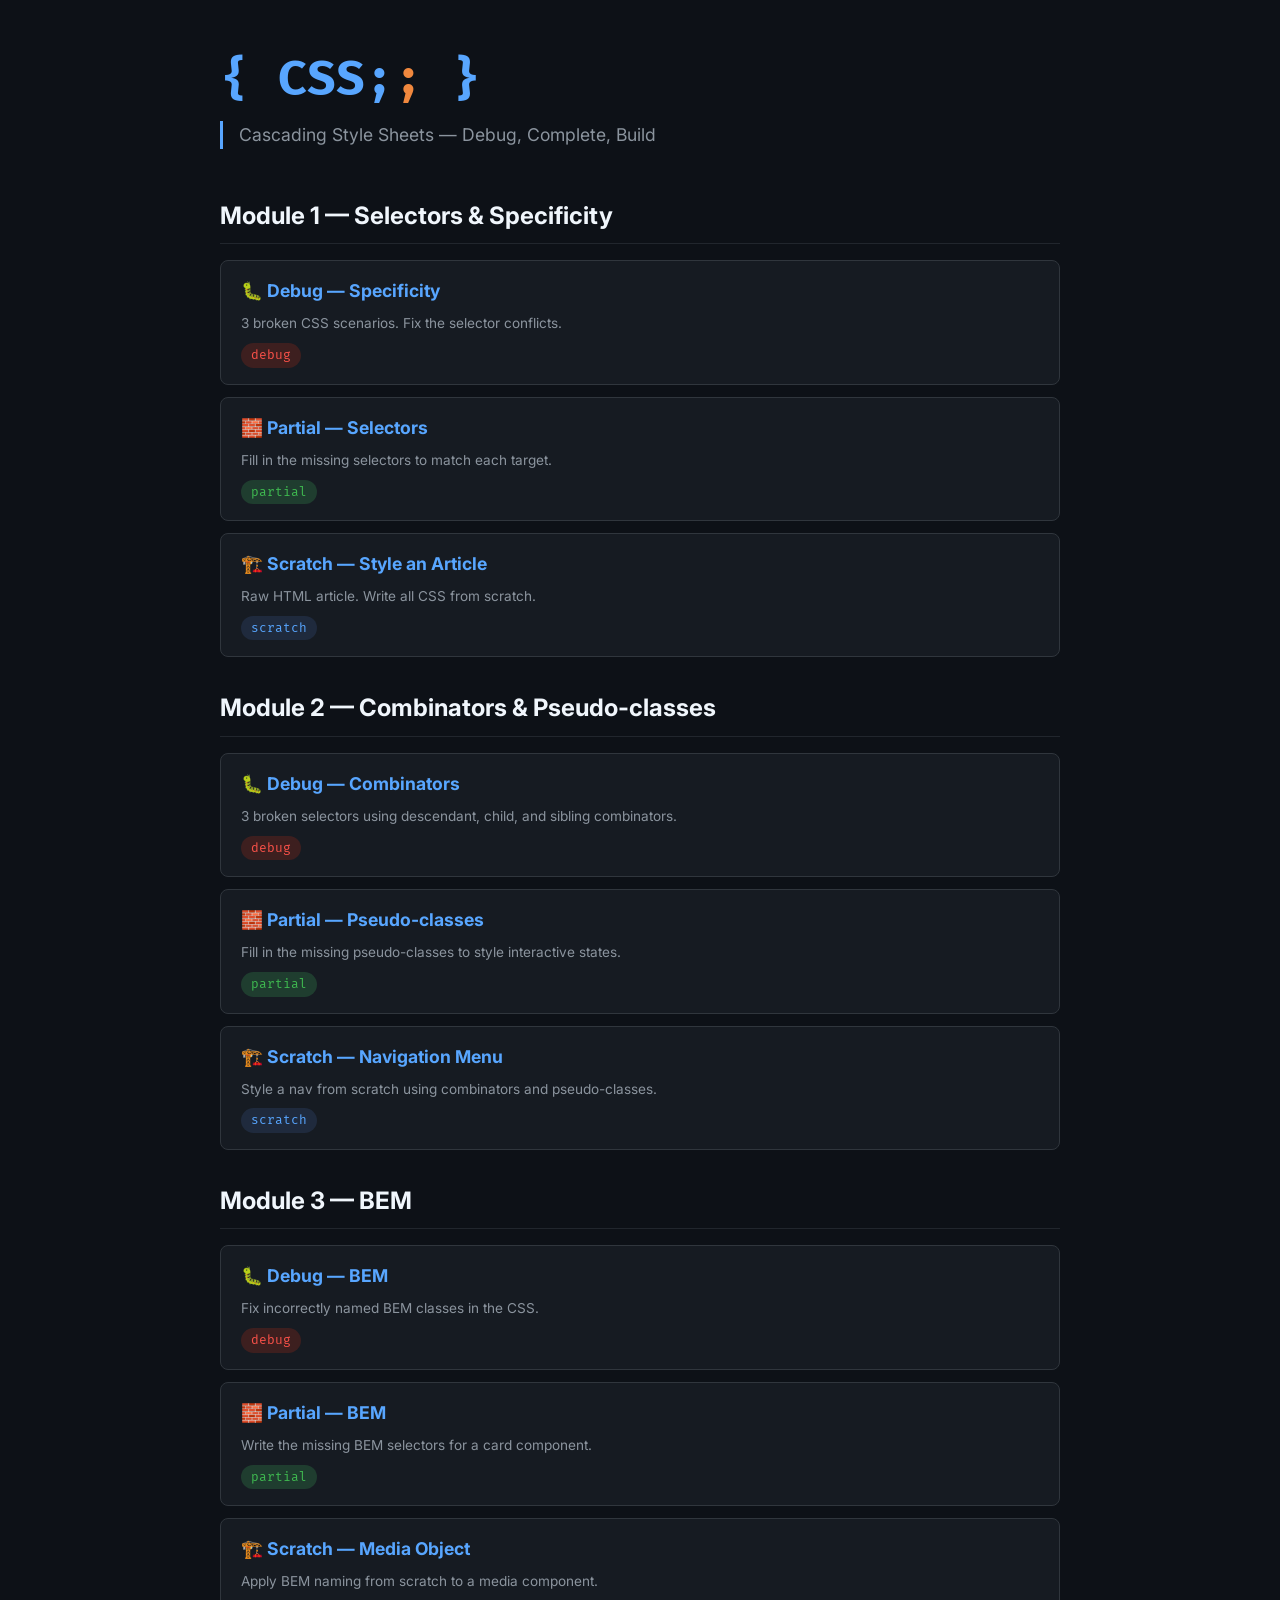
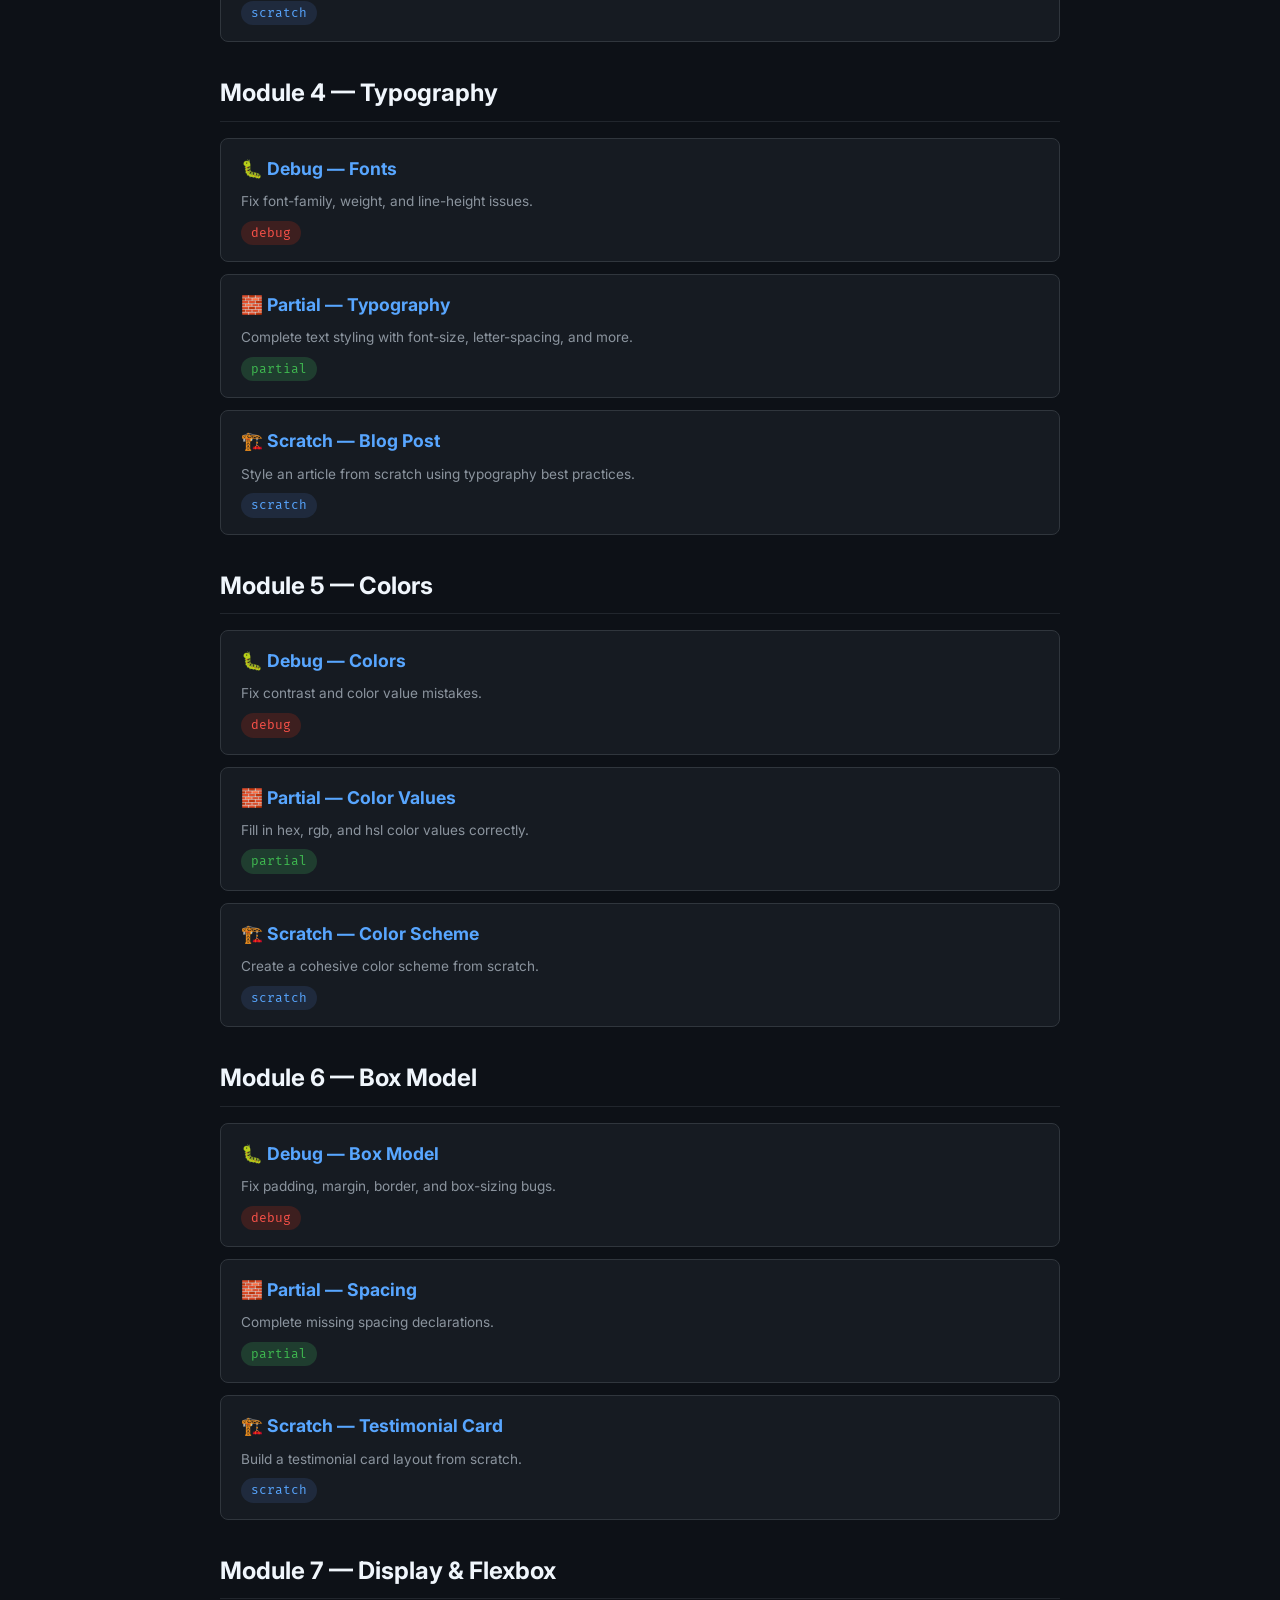
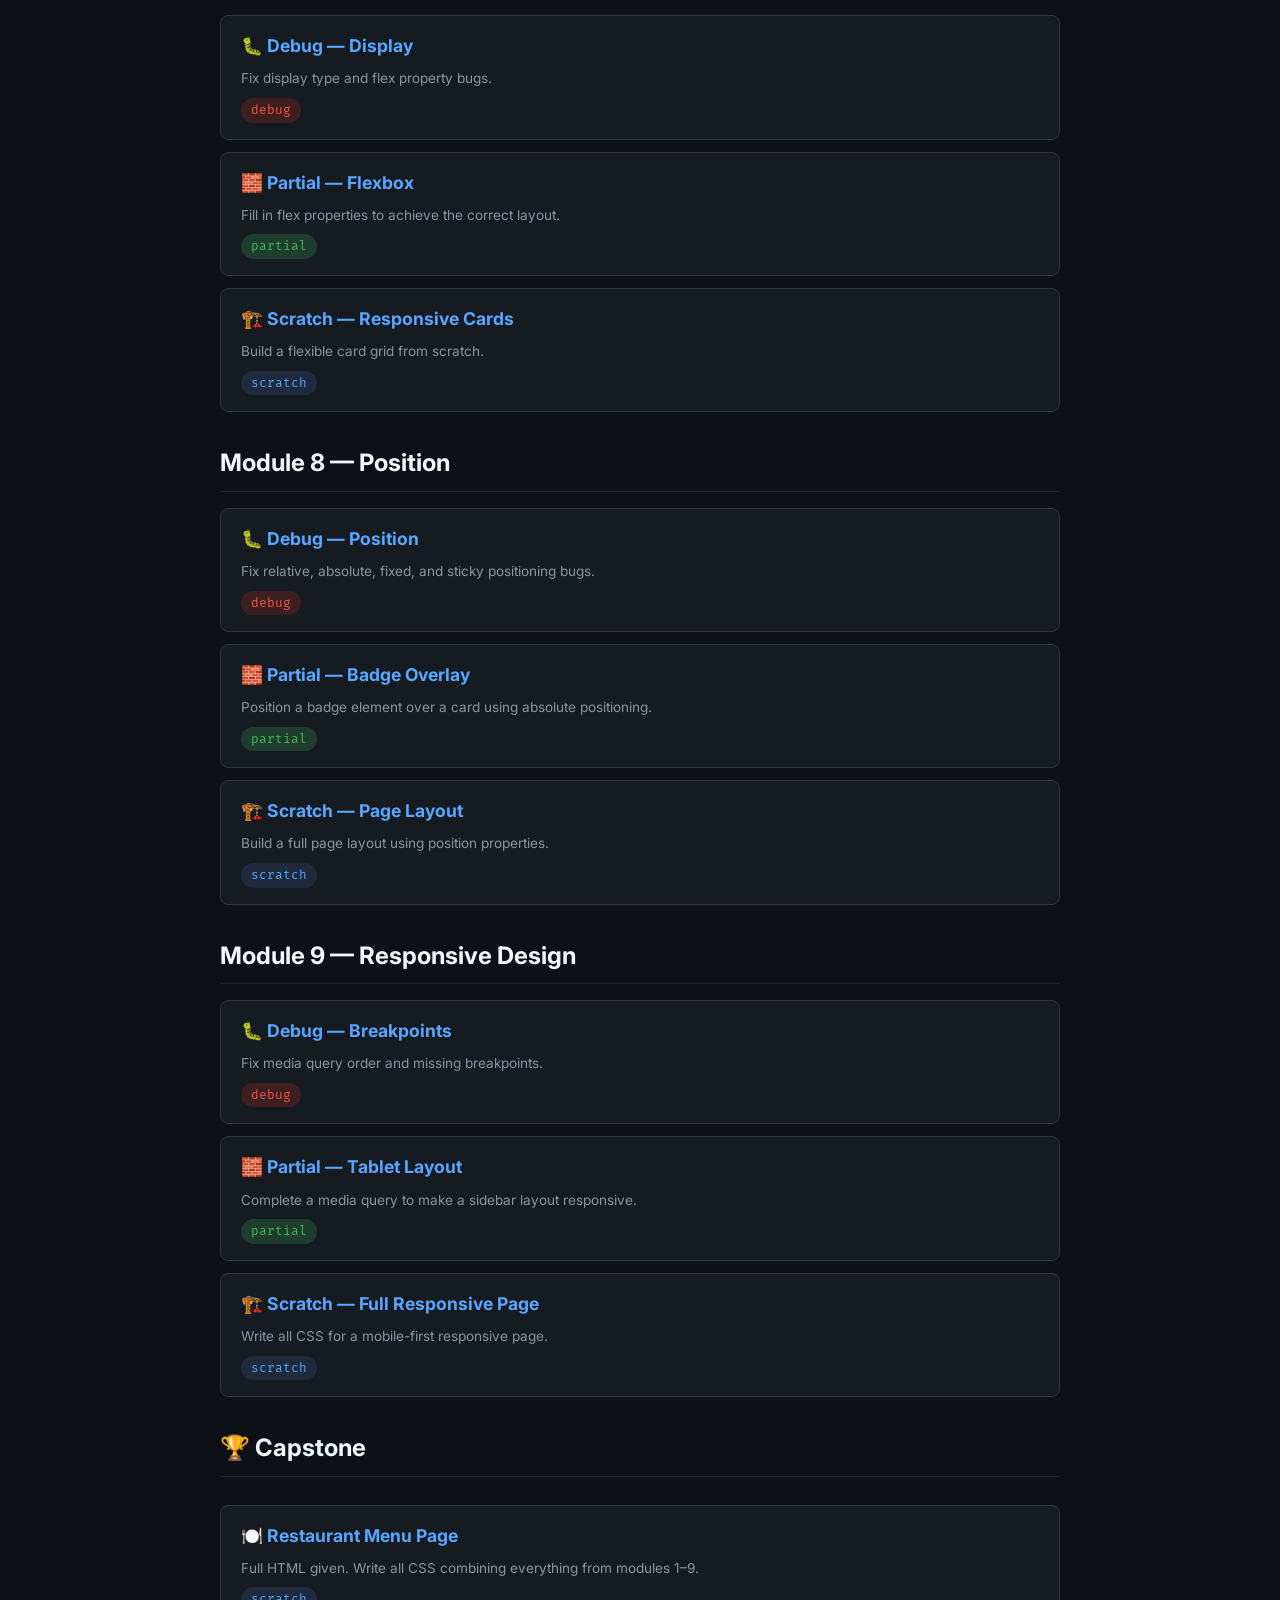
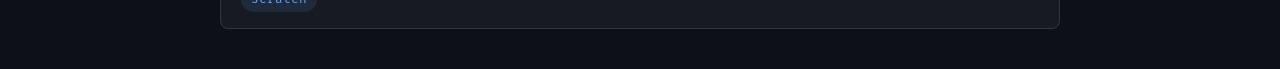
<file: index.html>
<!DOCTYPE html>
<html lang="en">
<head>
  <meta charset="UTF-8">
  <meta name="viewport" content="width=device-width, initial-scale=1.0">
  <title>{ CSS; } — Course Hub</title>
  <link rel="preconnect" href="https://fonts.googleapis.com">
  <link href="https://fonts.googleapis.com/css2?family=Fira+Mono:wght@500;700&family=Inter:wght@400;600;700&display=swap" rel="stylesheet">
  <style>
    * { margin: 0; padding: 0; box-sizing: border-box; }
    body { font-family: 'Inter', sans-serif; background: #0d1117; color: #e6edf3; line-height: 1.6; padding: 40px 24px; }
    .container { max-width: 840px; margin: 0 auto; }
    h1 { font-family: 'Fira Mono', monospace; font-size: 3rem; color: #58a6ff; margin-bottom: 4px; }
    h1 span { color: #f0883e; }
    .subtitle { color: #8b949e; font-size: 1.1rem; margin-bottom: 48px; border-left: 3px solid #58a6ff; padding-left: 16px; }
    h2 { font-size: 1.5rem; color: #f0f6fc; margin: 32px 0 16px; padding-bottom: 8px; border-bottom: 1px solid #21262d; }
    .module-grid { display: flex; flex-direction: column; gap: 12px; }
    .module { background: #161b22; border: 1px solid #30363d; border-radius: 8px; padding: 16px 20px; transition: border-color 0.2s; }
    .module:hover { border-color: #58a6ff; }
    .module h3 { font-size: 1.1rem; margin-bottom: 8px; }
    .module h3 a { color: #58a6ff; text-decoration: none; }
    .module h3 a:hover { text-decoration: underline; }
    .module .meta { font-size: 0.85rem; color: #8b949e; }
    .ex-list { display: flex; gap: 8px; flex-wrap: wrap; margin-top: 8px; }
    .ex-tag { font-family: 'Fira Mono', monospace; font-size: 0.8rem; padding: 2px 10px; border-radius: 20px; background: #21262d; color: #8b949e; }
    .ex-tag.debug { background: #3d1f1f; color: #f85149; }
    .ex-tag.partial { background: #1f3d2f; color: #3fb950; }
    .ex-tag.scratch { background: #1f2a3d; color: #58a6ff; }
    .capstone { margin-top: 12px; }
  </style>
</head>
<body>
  <div class="container">
    <h1>{ CSS;<span>;</span> }</h1>
    <div class="subtitle">Cascading Style Sheets — Debug, Complete, Build</div>

    <h2>Module 1 — Selectors &amp; Specificity</h2>
    <div class="module-grid">
      <div class="module">
        <h3><a href="exercises/module-01-selectors/exercise-specificity.html">🐛 Debug — Specificity</a></h3>
        <div class="meta">3 broken CSS scenarios. Fix the selector conflicts.</div>
        <div class="ex-list"><span class="ex-tag debug">debug</span></div>
      </div>
      <div class="module">
        <h3><a href="exercises/module-01-selectors/partial-selectors.html">🧱 Partial — Selectors</a></h3>
        <div class="meta">Fill in the missing selectors to match each target.</div>
        <div class="ex-list"><span class="ex-tag partial">partial</span></div>
      </div>
      <div class="module">
        <h3><a href="exercises/module-01-selectors/scratch-style-article.html">🏗️ Scratch — Style an Article</a></h3>
        <div class="meta">Raw HTML article. Write all CSS from scratch.</div>
        <div class="ex-list"><span class="ex-tag scratch">scratch</span></div>
      </div>
    </div>

    <h2>Module 2 — Combinators &amp; Pseudo-classes</h2>
    <div class="module-grid">
      <div class="module">
        <h3><a href="exercises/module-02-combinators/exercise-combinators.html">🐛 Debug — Combinators</a></h3>
        <div class="meta">3 broken selectors using descendant, child, and sibling combinators.</div>
        <div class="ex-list"><span class="ex-tag debug">debug</span></div>
      </div>
      <div class="module">
        <h3><a href="exercises/module-02-combinators/partial-pseudo.html">🧱 Partial — Pseudo-classes</a></h3>
        <div class="meta">Fill in the missing pseudo-classes to style interactive states.</div>
        <div class="ex-list"><span class="ex-tag partial">partial</span></div>
      </div>
      <div class="module">
        <h3><a href="exercises/module-02-combinators/scratch-menu.html">🏗️ Scratch — Navigation Menu</a></h3>
        <div class="meta">Style a nav from scratch using combinators and pseudo-classes.</div>
        <div class="ex-list"><span class="ex-tag scratch">scratch</span></div>
      </div>
    </div>

    <h2>Module 3 — BEM</h2>
    <div class="module-grid">
      <div class="module">
        <h3><a href="exercises/module-03-bem/exercise-bem.html">🐛 Debug — BEM</a></h3>
        <div class="meta">Fix incorrectly named BEM classes in the CSS.</div>
        <div class="ex-list"><span class="ex-tag debug">debug</span></div>
      </div>
      <div class="module">
        <h3><a href="exercises/module-03-bem/partial-bem.html">🧱 Partial — BEM</a></h3>
        <div class="meta">Write the missing BEM selectors for a card component.</div>
        <div class="ex-list"><span class="ex-tag partial">partial</span></div>
      </div>
      <div class="module">
        <h3><a href="exercises/module-03-bem/scratch-bem.html">🏗️ Scratch — Media Object</a></h3>
        <div class="meta">Apply BEM naming from scratch to a media component.</div>
        <div class="ex-list"><span class="ex-tag scratch">scratch</span></div>
      </div>
    </div>

    <h2>Module 4 — Typography</h2>
    <div class="module-grid">
      <div class="module">
        <h3><a href="exercises/module-04-typography/exercise-font.html">🐛 Debug — Fonts</a></h3>
        <div class="meta">Fix font-family, weight, and line-height issues.</div>
        <div class="ex-list"><span class="ex-tag debug">debug</span></div>
      </div>
      <div class="module">
        <h3><a href="exercises/module-04-typography/partial-typography.html">🧱 Partial — Typography</a></h3>
        <div class="meta">Complete text styling with font-size, letter-spacing, and more.</div>
        <div class="ex-list"><span class="ex-tag partial">partial</span></div>
      </div>
      <div class="module">
        <h3><a href="exercises/module-04-typography/scratch-blog-post.html">🏗️ Scratch — Blog Post</a></h3>
        <div class="meta">Style an article from scratch using typography best practices.</div>
        <div class="ex-list"><span class="ex-tag scratch">scratch</span></div>
      </div>
    </div>

    <h2>Module 5 — Colors</h2>
    <div class="module-grid">
      <div class="module">
        <h3><a href="exercises/module-05-colors/exercise-color.html">🐛 Debug — Colors</a></h3>
        <div class="meta">Fix contrast and color value mistakes.</div>
        <div class="ex-list"><span class="ex-tag debug">debug</span></div>
      </div>
      <div class="module">
        <h3><a href="exercises/module-05-colors/partial-color-values.html">🧱 Partial — Color Values</a></h3>
        <div class="meta">Fill in hex, rgb, and hsl color values correctly.</div>
        <div class="ex-list"><span class="ex-tag partial">partial</span></div>
      </div>
      <div class="module">
        <h3><a href="exercises/module-05-colors/scratch-color-scheme.html">🏗️ Scratch — Color Scheme</a></h3>
        <div class="meta">Create a cohesive color scheme from scratch.</div>
        <div class="ex-list"><span class="ex-tag scratch">scratch</span></div>
      </div>
    </div>

    <h2>Module 6 — Box Model</h2>
    <div class="module-grid">
      <div class="module">
        <h3><a href="exercises/module-06-box-model/exercise-box.html">🐛 Debug — Box Model</a></h3>
        <div class="meta">Fix padding, margin, border, and box-sizing bugs.</div>
        <div class="ex-list"><span class="ex-tag debug">debug</span></div>
      </div>
      <div class="module">
        <h3><a href="exercises/module-06-box-model/partial-spacing.html">🧱 Partial — Spacing</a></h3>
        <div class="meta">Complete missing spacing declarations.</div>
        <div class="ex-list"><span class="ex-tag partial">partial</span></div>
      </div>
      <div class="module">
        <h3><a href="exercises/module-06-box-model/scratch-testimonial.html">🏗️ Scratch — Testimonial Card</a></h3>
        <div class="meta">Build a testimonial card layout from scratch.</div>
        <div class="ex-list"><span class="ex-tag scratch">scratch</span></div>
      </div>
    </div>

    <h2>Module 7 — Display &amp; Flexbox</h2>
    <div class="module-grid">
      <div class="module">
        <h3><a href="exercises/module-07-display-flexbox/exercise-display.html">🐛 Debug — Display</a></h3>
        <div class="meta">Fix display type and flex property bugs.</div>
        <div class="ex-list"><span class="ex-tag debug">debug</span></div>
      </div>
      <div class="module">
        <h3><a href="exercises/module-07-display-flexbox/partial-flexbox.html">🧱 Partial — Flexbox</a></h3>
        <div class="meta">Fill in flex properties to achieve the correct layout.</div>
        <div class="ex-list"><span class="ex-tag partial">partial</span></div>
      </div>
      <div class="module">
        <h3><a href="exercises/module-07-display-flexbox/scratch-responsive-cards.html">🏗️ Scratch — Responsive Cards</a></h3>
        <div class="meta">Build a flexible card grid from scratch.</div>
        <div class="ex-list"><span class="ex-tag scratch">scratch</span></div>
      </div>
    </div>

    <h2>Module 8 — Position</h2>
    <div class="module-grid">
      <div class="module">
        <h3><a href="exercises/module-08-position/exercise-position.html">🐛 Debug — Position</a></h3>
        <div class="meta">Fix relative, absolute, fixed, and sticky positioning bugs.</div>
        <div class="ex-list"><span class="ex-tag debug">debug</span></div>
      </div>
      <div class="module">
        <h3><a href="exercises/module-08-position/partial-badge.html">🧱 Partial — Badge Overlay</a></h3>
        <div class="meta">Position a badge element over a card using absolute positioning.</div>
        <div class="ex-list"><span class="ex-tag partial">partial</span></div>
      </div>
      <div class="module">
        <h3><a href="exercises/module-08-position/scratch-page-layout.html">🏗️ Scratch — Page Layout</a></h3>
        <div class="meta">Build a full page layout using position properties.</div>
        <div class="ex-list"><span class="ex-tag scratch">scratch</span></div>
      </div>
    </div>

    <h2>Module 9 — Responsive Design</h2>
    <div class="module-grid">
      <div class="module">
        <h3><a href="exercises/module-09-responsive/exercise-breakpoints.html">🐛 Debug — Breakpoints</a></h3>
        <div class="meta">Fix media query order and missing breakpoints.</div>
        <div class="ex-list"><span class="ex-tag debug">debug</span></div>
      </div>
      <div class="module">
        <h3><a href="exercises/module-09-responsive/partial-tablet.html">🧱 Partial — Tablet Layout</a></h3>
        <div class="meta">Complete a media query to make a sidebar layout responsive.</div>
        <div class="ex-list"><span class="ex-tag partial">partial</span></div>
      </div>
      <div class="module">
        <h3><a href="exercises/module-09-responsive/scratch-full-responsive.css">🏗️ Scratch — Full Responsive Page</a></h3>
        <div class="meta">Write all CSS for a mobile-first responsive page.</div>
        <div class="ex-list"><span class="ex-tag scratch">scratch</span></div>
      </div>
    </div>

    <h2>🏆 Capstone</h2>
    <div class="module-grid">
      <div class="module capstone">
        <h3><a href="exercises/capstone-restaurant/index.html">🍽️ Restaurant Menu Page</a></h3>
        <div class="meta">Full HTML given. Write all CSS combining everything from modules 1–9.</div>
        <div class="ex-list"><span class="ex-tag scratch">scratch</span></div>
      </div>
    </div>
  </div>
</body>
</html>
</file>
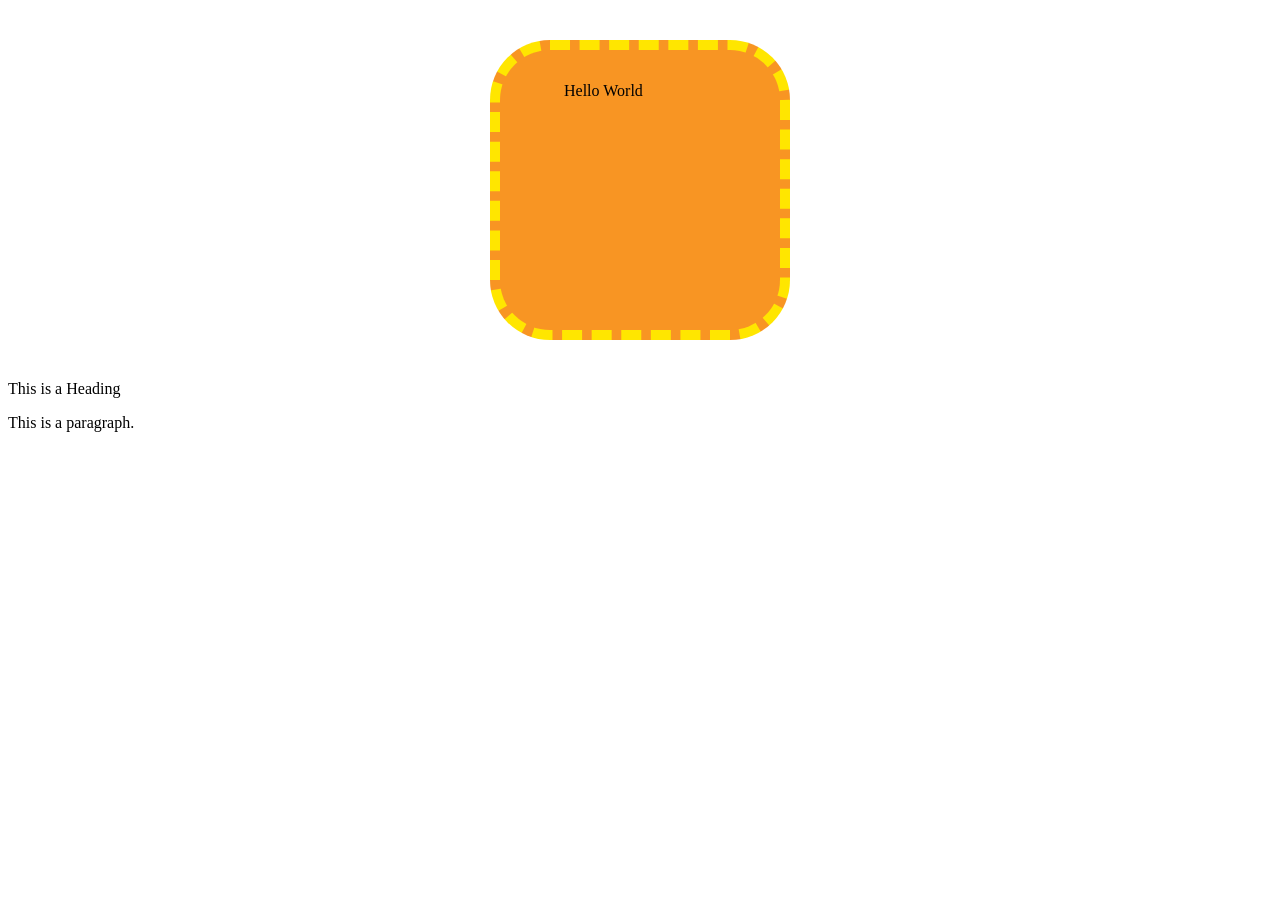
<file: exercises/box-model/index.html>
<!DOCTYPE html>
<html>
<head>
  <title>Box Model Example</title>
 <link rel="stylesheet" href="style.css">
</head>
<body>
<div>Hello World</div

  <h1>This is a Heading</h1>
  <p>This is a paragraph.</p>

</body>
</html>
</file>
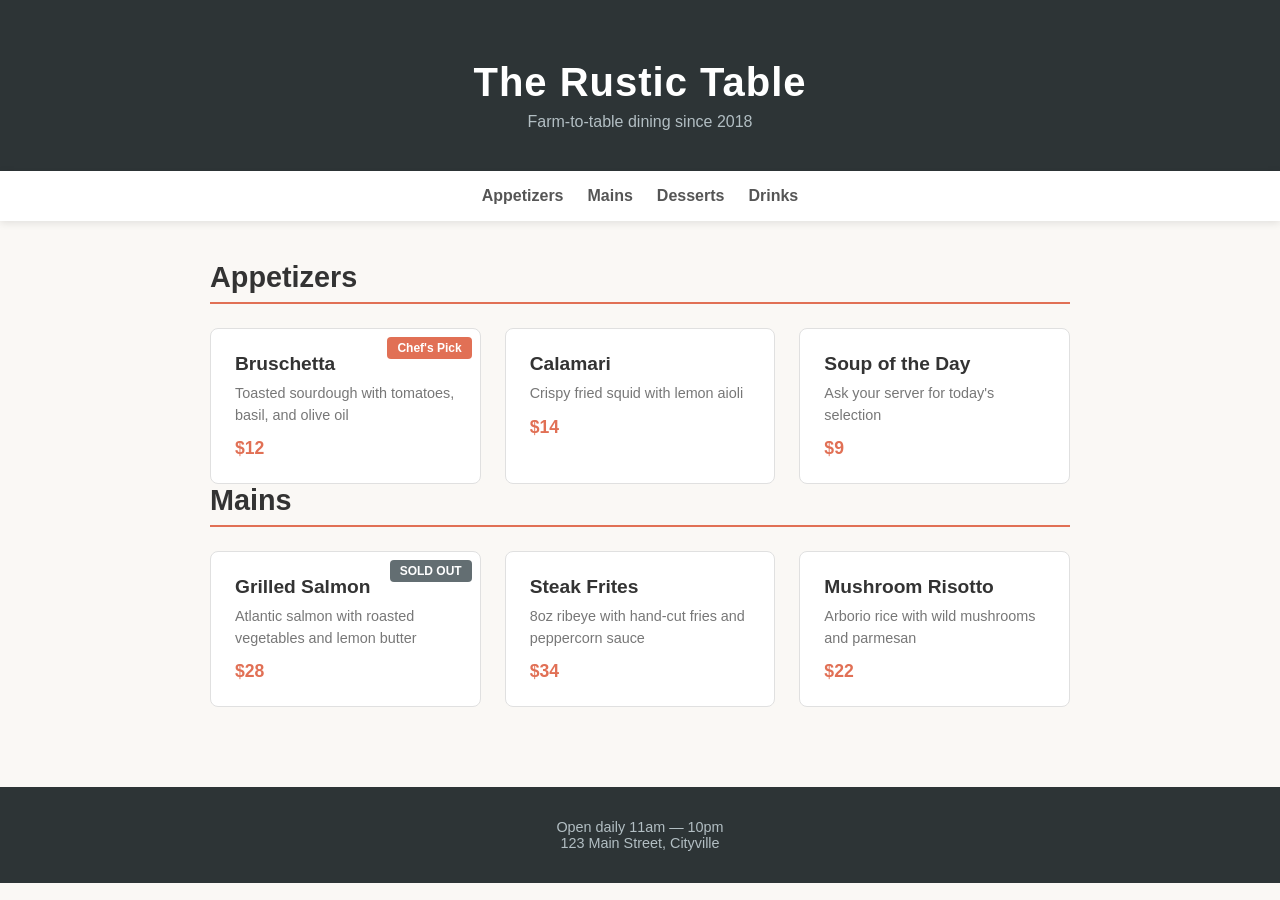
<file: exercises/capstone-restaurant/index.html>
<!DOCTYPE html>
<html lang="en">
<head>
  <meta charset="UTF-8">
  <meta name="viewport" content="width=device-width, initial-scale=1.0">
  <title>🍽️ Restaurant Menu</title>
  <link href="https://fonts.googleapis.com/css2?family=Roboto:wght@400;700&display=swap" rel="stylesheet">
  <link rel="stylesheet" href="style.css">
</head>
<body>

  <header class="header">
    <h1 class="header__title">The Rustic Table</h1>
    <p class="header__subtitle">Farm-to-table dining since 2018</p>
  </header>

  <nav class="nav">
    <a href="#" class="nav__link">Appetizers</a>
    <a href="#" class="nav__link">Mains</a>
    <a href="#" class="nav__link">Desserts</a>
    <a href="#" class="nav__link">Drinks</a>
  </nav>

  <main class="menu">
    <section class="menu__section">
      <h2 class="menu__heading">Appetizers</h2>
      <div class="menu__grid">
        <div class="menu-item">
          <span class="menu-item__badge">Chef's Pick</span>
          <h3 class="menu-item__name">Bruschetta</h3>
          <p class="menu-item__desc">Toasted sourdough with tomatoes, basil, and olive oil</p>
          <span class="menu-item__price">$12</span>
        </div>
        <div class="menu-item">
          <h3 class="menu-item__name">Calamari</h3>
          <p class="menu-item__desc">Crispy fried squid with lemon aioli</p>
          <span class="menu-item__price">$14</span>
        </div>
        <div class="menu-item">
          <h3 class="menu-item__name">Soup of the Day</h3>
          <p class="menu-item__desc">Ask your server for today's selection</p>
          <span class="menu-item__price">$9</span>
        </div>
      </div>
    </section>

    <section class="menu__section">
      <h2 class="menu__heading">Mains</h2>
      <div class="menu__grid">
        <div class="menu-item">
          <span class="menu-item__badge menu-item__badge--sold">SOLD OUT</span>
          <h3 class="menu-item__name">Grilled Salmon</h3>
          <p class="menu-item__desc">Atlantic salmon with roasted vegetables and lemon butter</p>
          <span class="menu-item__price">$28</span>
        </div>
        <div class="menu-item">
          <h3 class="menu-item__name">Steak Frites</h3>
          <p class="menu-item__desc">8oz ribeye with hand-cut fries and peppercorn sauce</p>
          <span class="menu-item__price">$34</span>
        </div>
        <div class="menu-item">
          <h3 class="menu-item__name">Mushroom Risotto</h3>
          <p class="menu-item__desc">Arborio rice with wild mushrooms and parmesan</p>
          <span class="menu-item__price">$22</span>
        </div>
      </div>
    </section>
  </main>

  <footer class="footer">
    <p class="footer__text">Open daily 11am — 10pm</p>
    <p class="footer__text">123 Main Street, Cityville</p>
  </footer>

</body>
</html>
</file>
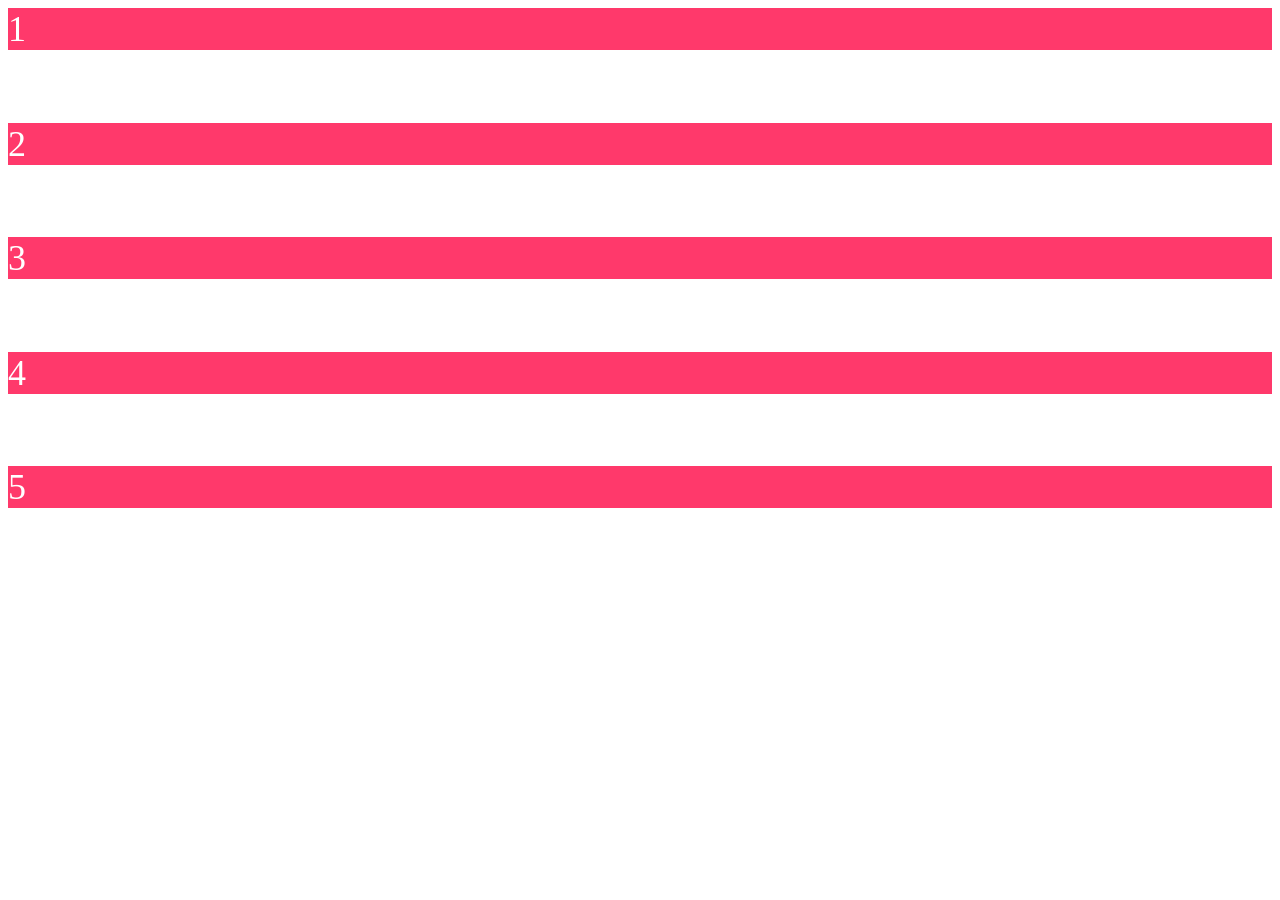
<file: exercises/flex/index.html>
<!DOCTYPE html>
<html>
<head>
  <title>Box Model Example</title>
 <link rel="stylesheet" href="style.css">
</head>
<body>
<div class="container">
      <div class="box">1</div>
      <div class="box">2</div>
      <div class="box">3</div>
      <div class="box">4</div>
      <div class="box">5</div>
    </div>

</body>
</html>
</file>
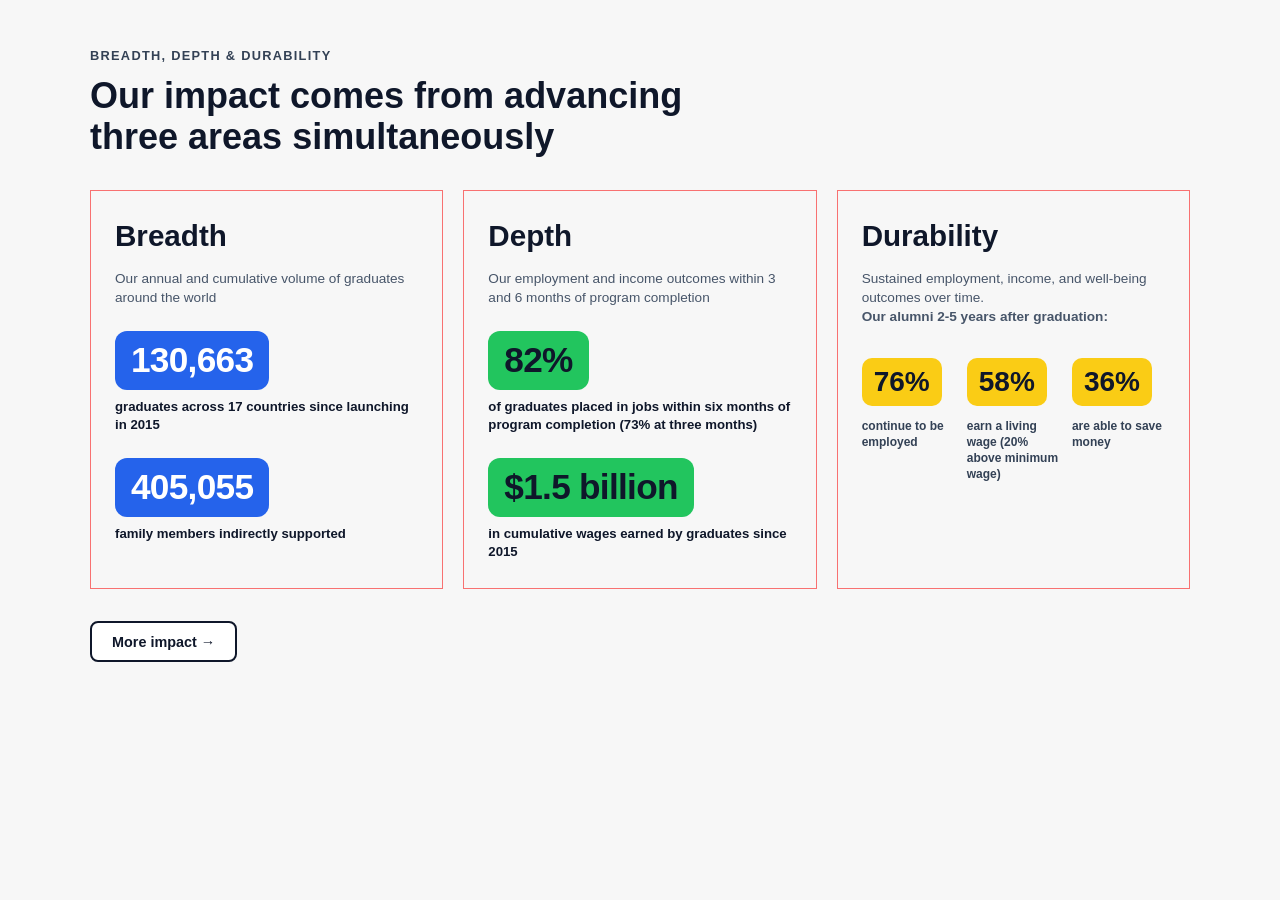
<file: exercises/homework/index.html>
<!DOCTYPE html>
<html lang="en">
<head>
  <meta charset="UTF-8">
  <meta name="viewport" content="width=device-width, initial-scale=1.0">
  <title>Impact Dashboard Layout</title>
    <link rel="stylesheet" href="https://fonts.googleapis.com/css2?family=montserrat:wght@300;400;600&display=swap">
  <link rel="stylesheet" href="style.css">
</head>
<body>

  <div class="dashboard-container">
    <p class="subtitle">BREADTH, DEPTH & DURABILITY</p>
    <h1 class="main-title">Our impact comes from advancing three areas simultaneously</h1>

  
    <div class="cards-grid">
      
     
      <div class="card">
        <h2 class="card-title">Breadth</h2>
        <p class="card-desc">Our annual and cumulative volume of graduates around the world</p>
        
        <div class="badge badge-blue">130,663</div>
        <p class="stat-label">graduates across 17 countries since launching in 2015</p>

        <div class="badge badge-blue">405,055</div>
        <p class="stat-label" style="margin-bottom: 0;">family members indirectly supported</p>
      </div>

  
      <div class="card">
        <h2 class="card-title">Depth</h2>
        <p class="card-desc">Our employment and income outcomes within 3 and 6 months of program completion</p>
        
        <div class="badge badge-green">82%</div>
        <p class="stat-label">of graduates placed in jobs within six months of program completion (73% at three months)</p>

        <div class="badge badge-green">$1.5 billion</div>
        <p class="stat-label" style="margin-bottom: 0;">in cumulative wages earned by graduates since 2015</p>
      </div>

  
      <div class="card">
        <h2 class="card-title">Durability</h2>
        <p class="card-desc">Sustained employment, income, and well-being outcomes over time.<br><strong>Our alumni 2-5 years after graduation:</strong></p>
        
        <div class="durability-group">
          <div class="durability-item">
            <div class="badge badge-yellow">76%</div>
            <p class="stat-label">continue to be employed</p>
          </div>
          <div class="durability-item">
            <div class="badge badge-yellow">58%</div>
            <p class="stat-label">earn a living wage (20% above minimum wage)</p>
          </div>
          <div class="durability-item">
            <div class="badge badge-yellow">36%</div>
            <p class="stat-label">are able to save money</p>
          </div>
        </div>
      </div>

    </div>

    <!-- Button -->
    <button class="btn-more">More impact &rarr;</button>
  </div>

</body>
</html>
</file>
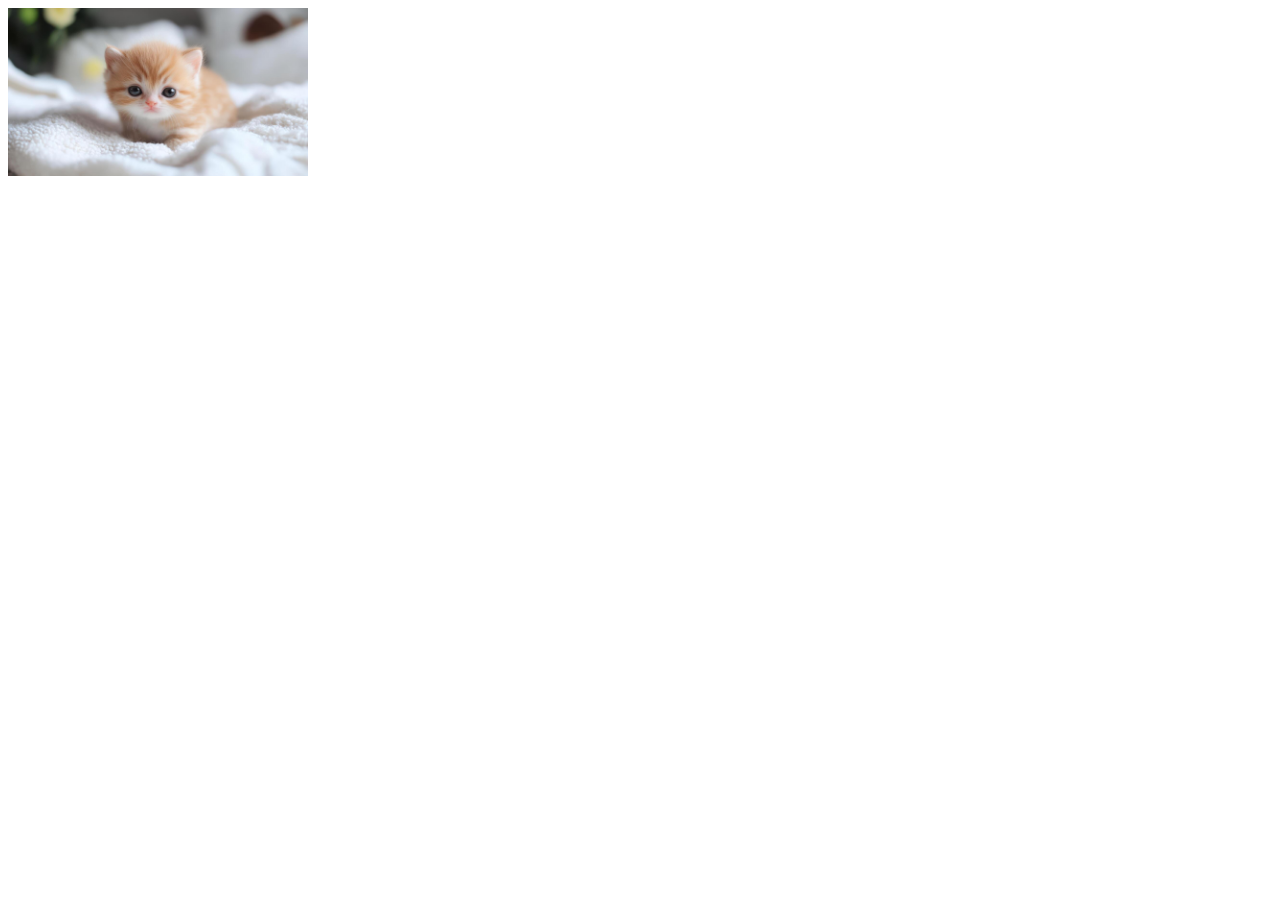
<file: exercises/้homework/index.html>
<!DOCTYPE html>
<html>
<head>
  <title>Box Model Example</title>
 <link rel="stylesheet" href="style.css">
</head>
<body>
<div class="container">
  <div><a href="index.html">
    <img src="orange-kitten.jpeg" alt="น้องเหมียวน่ารัก" width="300">
  </a></div>
</div>

</body>
</html>
</file>
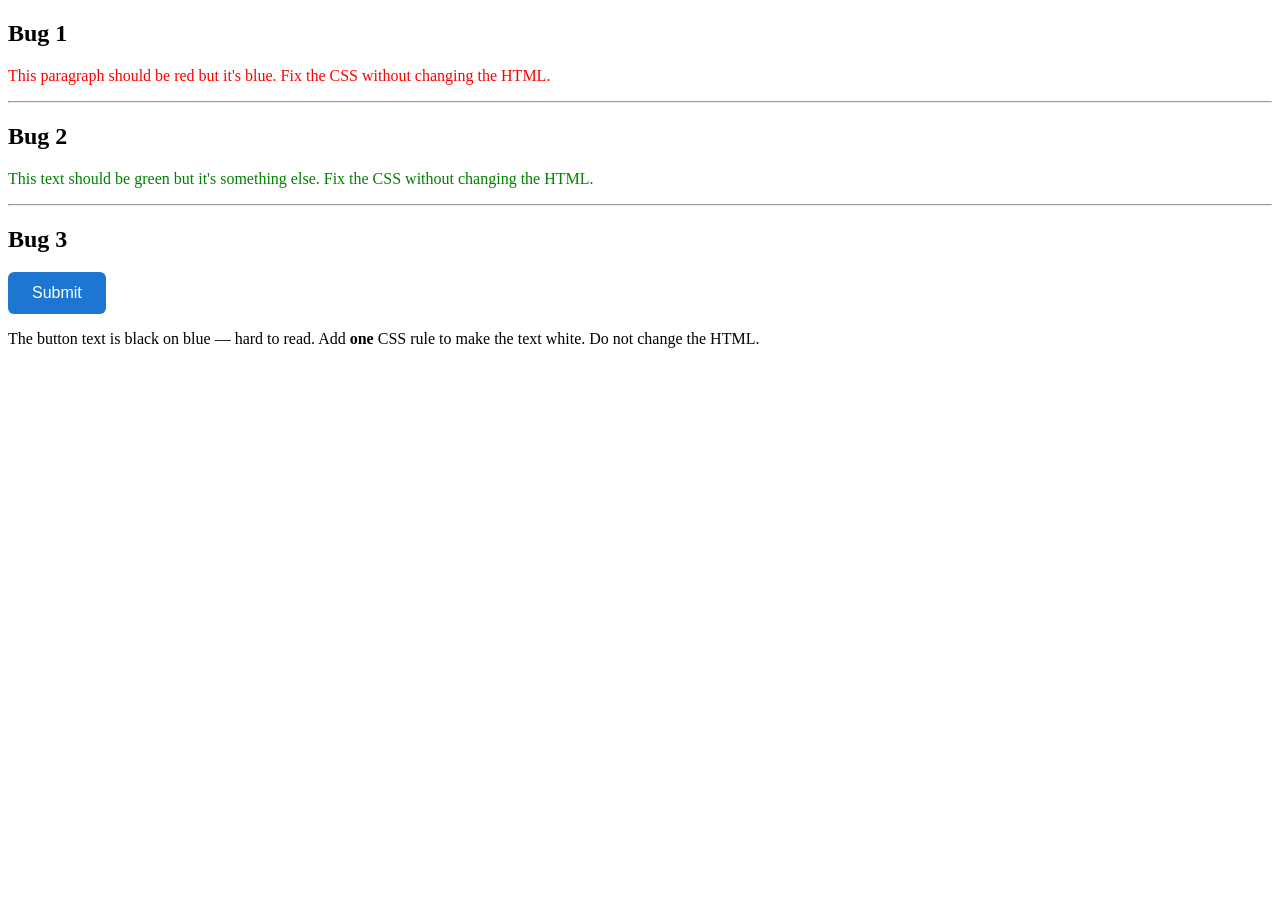
<file: exercises/module-01-selectors/exercise-specificity.html>
<!DOCTYPE html>
<html lang="en">
<head>
  <meta charset="UTF-8">
  <meta name="viewport" content="width=device-width, initial-scale=1.0">
  <title>Debug — Specificity</title>
  <link rel="stylesheet" href="exercise-specificity.css">
</head>
<body>

  <section class="exercise">
    <h2>Bug 1</h2>
    <p class="highlight">This paragraph should be red but it's blue. Fix the CSS without changing the HTML.</p>
  </section>

  <hr>

  <section class="exercise">
    <h2>Bug 2</h2>
    <div class="card">
      <p id="special">This text should be green but it's something else. Fix the CSS without changing the HTML.</p>
    </div>
  </section>

  <hr>

  <section class="exercise">
    <h2>Bug 3</h2>
    <button class="btn">Submit</button>
    <p>The button text is black on blue — hard to read. Add <strong>one</strong> CSS rule to make the text white. Do not change the HTML.</p>
  </section>

</body>
</html>
</file>
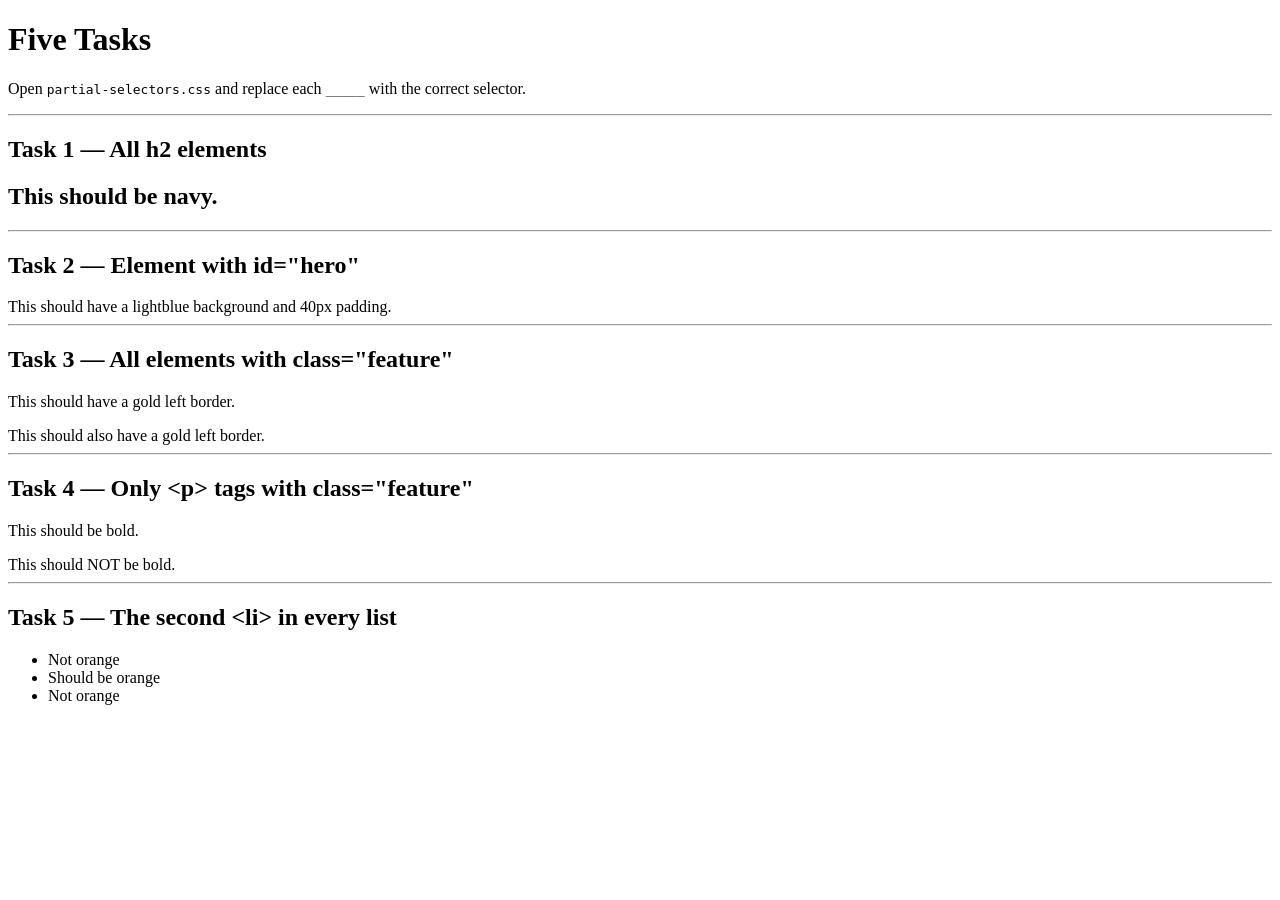
<file: exercises/module-01-selectors/partial-selectors.html>
<!DOCTYPE html>
<html lang="en">
<head>
  <meta charset="UTF-8">
  <meta name="viewport" content="width=device-width, initial-scale=1.0">
  <title>Partial — Selectors</title>
  <link rel="stylesheet" href="partial-selectors.css">
</head>
<body>

  <h1>Five Tasks</h1>
  <p>Open <code>partial-selectors.css</code> and replace each <code>_____</code> with the correct selector.</p>

  <hr>

  <h2>Task 1 — All h2 elements</h2>
  <h2>This should be navy.</h2>

  <hr>

  <h2>Task 2 — Element with id="hero"</h2>
  <div id="hero">This should have a lightblue background and 40px padding.</div>

  <hr>

  <h2>Task 3 — All elements with class="feature"</h2>
  <p class="feature">This should have a gold left border.</p>
  <div class="feature">This should also have a gold left border.</div>

  <hr>

  <h2>Task 4 — Only &lt;p&gt; tags with class="feature"</h2>
  <p class="feature">This should be bold.</p>
  <div class="feature">This should NOT be bold.</div>

  <hr>

  <h2>Task 5 — The second &lt;li&gt; in every list</h2>
  <ul>
    <li>Not orange</li>
    <li>Should be orange</li>
    <li>Not orange</li>
  </ul>

</body>
</html>
</file>
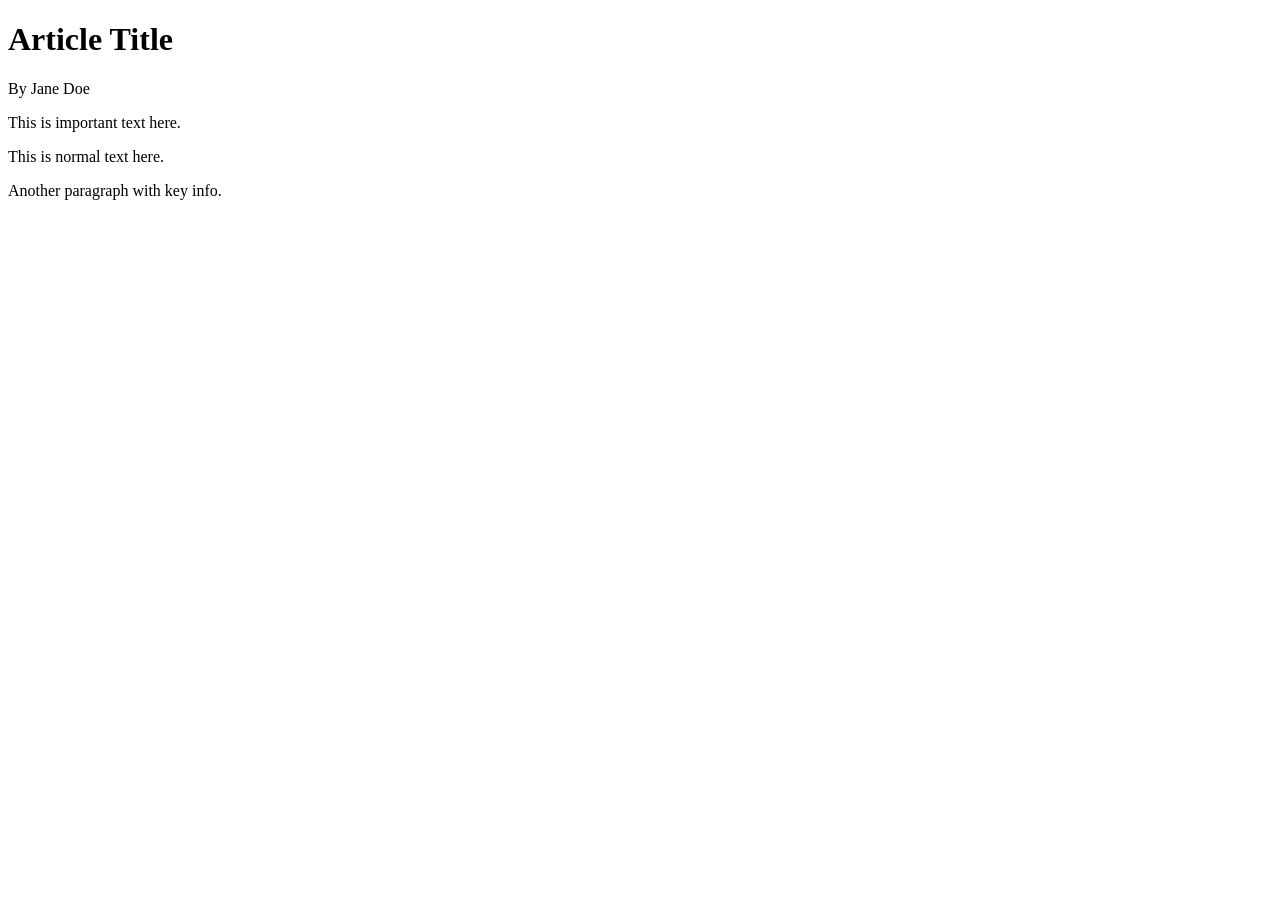
<file: exercises/module-01-selectors/scratch-style-article.html>
<!DOCTYPE html>
<html lang="en">
<head>
  <meta charset="UTF-8">
  <meta name="viewport" content="width=device-width, initial-scale=1.0">
  <title>Scratch — Style an Article</title>
  <link rel="stylesheet" href="scratch-style-article.css">
</head>
<body>
  <h1>Article Title</h1>
  <p id="author">By Jane Doe</p>
  <div class="content">
    <p>This is <span class="highlight">important</span> text here.</p>
    <p>This is <span>normal</span> text here.</p>
    <p>Another paragraph with <span class="highlight">key</span> info.</p>
  </div>
</body>
</html>
</file>
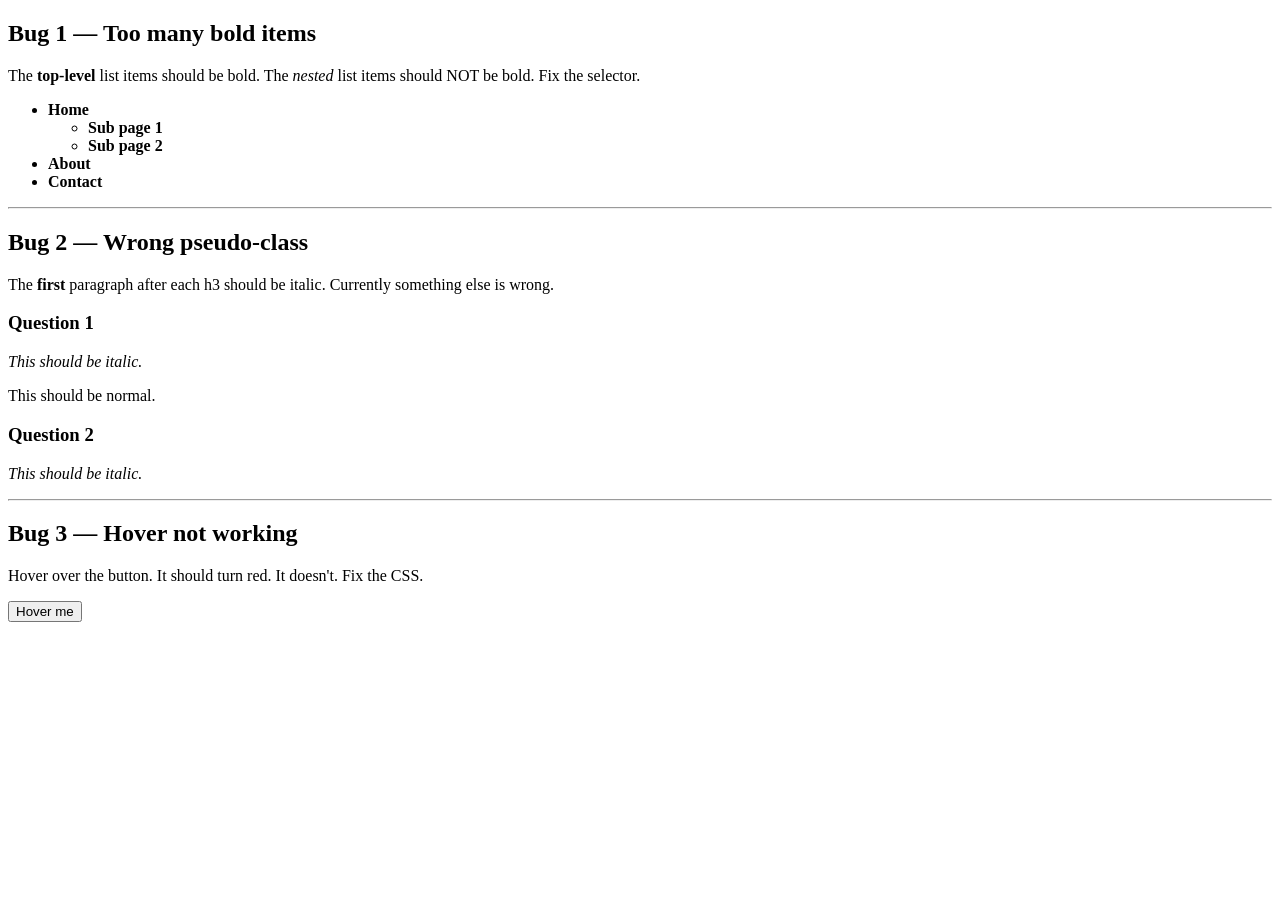
<file: exercises/module-02-combinators/exercise-combinators.html>
<!DOCTYPE html>
<html lang="en">
<head>
  <meta charset="UTF-8">
  <meta name="viewport" content="width=device-width, initial-scale=1.0">
  <title>Debug — Combinators</title>
  <link rel="stylesheet" href="exercise-combinators.css">
</head>
<body>

  <section class="exercise">
    <h2>Bug 1 — Too many bold items</h2>
    <p>The <strong>top-level</strong> list items should be bold. The <em>nested</em> list items should NOT be bold. Fix the selector.</p>
    <ul class="nav">
      <li>Home
        <ul>
          <li>Sub page 1</li>
          <li>Sub page 2</li>
        </ul>
      </li>
      <li>About</li>
      <li>Contact</li>
    </ul>
  </section>

  <hr>

  <section class="exercise">
    <h2>Bug 2 — Wrong pseudo-class</h2>
    <p>The <strong>first</strong> paragraph after each h3 should be italic. Currently something else is wrong.</p>
    <div class="faq">
      <h3>Question 1</h3>
      <p>This should be italic.</p>
      <p>This should be normal.</p>
      <h3>Question 2</h3>
      <p>This should be italic.</p>
    </div>
  </section>

  <hr>

  <section class="exercise">
    <h2>Bug 3 — Hover not working</h2>
    <p>Hover over the button. It should turn red. It doesn't. Fix the CSS.</p>
    <button class="btn-hover">Hover me</button>
  </section>

</body>
</html>
</file>
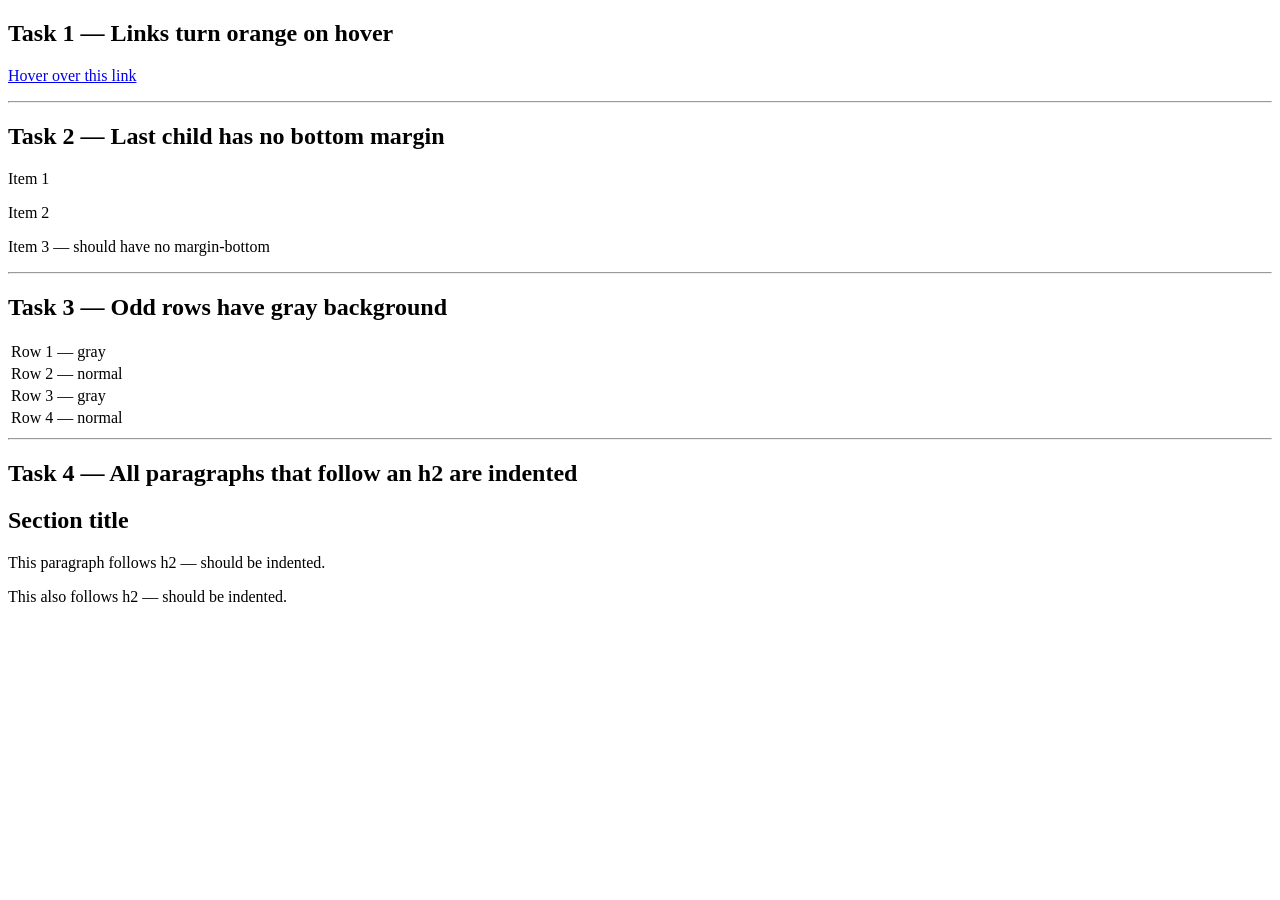
<file: exercises/module-02-combinators/partial-pseudo.html>
<!DOCTYPE html>
<html lang="en">
<head>
  <meta charset="UTF-8">
  <meta name="viewport" content="width=device-width, initial-scale=1.0">
  <title>Partial — Pseudo-classes</title>
  <link rel="stylesheet" href="partial-pseudo.css">
</head>
<body>

  <h2>Task 1 — Links turn orange on hover</h2>
  <p><a href="#">Hover over this link</a></p>

  <hr>

  <h2>Task 2 — Last child has no bottom margin</h2>
  <div class="list">
    <p>Item 1</p>
    <p>Item 2</p>
    <p>Item 3 — should have no margin-bottom</p>
  </div>

  <hr>

  <h2>Task 3 — Odd rows have gray background</h2>
  <table>
    <tr><td>Row 1 — gray</td></tr>
    <tr><td>Row 2 — normal</td></tr>
    <tr><td>Row 3 — gray</td></tr>
    <tr><td>Row 4 — normal</td></tr>
  </table>

  <hr>

  <h2>Task 4 — All paragraphs that follow an h2 are indented</h2>
  <h2>Section title</h2>
  <p>This paragraph follows h2 — should be indented.</p>
  <p>This also follows h2 — should be indented.</p>

</body>
</html>
</file>
<file: exercises/box-model/style.css>
div {
      width: 300px;
      height: 300px;
      background-color: rgb(248, 149, 35);
      margin: 40px auto;
      padding: 32px 64px 96px;
      box-sizing: border-box;
      border-width: 10px;            
      border-color: rgb(255, 230, 0);
      border-style: dashed;
      border-radius: 20%;
      
    }
</file>
<file: exercises/capstone-restaurant/style.css>
/* ============================================
   🏆 CAPSTONE — RESTAURANT MENU
   Write ALL CSS from scratch.
   
   The HTML is complete with BEM naming.
   Your job: style everything.
*/
@import url('https://fonts.googleapis.com/css2?family=Poppins:ital,wght@0,100;0,200;0,300;0,400;0,500;0,600;0,700;0,800;0,900;1,100;1,200;1,300;1,400;1,500;1,600;1,700;1,800;1,900&family=Roboto:ital,wght@0,100..900;1,100..900&display=swap');

/*
   REQUIREMENTS:
   1. CSS Reset (* { box-sizing: border-box; margin: 0; padding: 0; })
   */ 
* {
  box-sizing: border-box;
  margin: 0;
  padding: 0;
}
/*
   2. body — font-family sans-serif, background #faf8f5, color #333
   */
   body {
  font-family: sans-serif, sans-serif;
  background-color: #faf8f5;
  color: #333;
}/*
   3. .header — text-align center, padding 60px 20px 40px, background #2d3436, color white
      .header__title — font-size 2.5rem, letter-spacing 1px
      .header__subtitle — font-style italic, color #b2bec3, margin-top 8px
   */
.header {
  text-align: center;
  padding: 60px 20px 40px;
  background-color: #2d3436;
  color: white;
}

.header__title {
  font-size: 2.5rem;
  letter-spacing: 1px;
}

.header__subtitle {
  font-style: bold;
  color: #b2bec3;
  margin-top: 8px;
}
/*
   4. .nav — display flex, justify-content center, gap 24px, padding 16px, 
      position sticky, top 0, background white, box-shadow, z-index 10
      .nav__link — text-decoration none, color #555, font-weight 600
      .nav__link:hover — color #e17055 */
      .nav {
  display: flex;
  justify-content: center;
  gap: 24px;
  padding: 16px;
  position: sticky;
  top: 0;
  background-color: white;
  box-shadow: 0 2px 8px rgba(0, 0, 0, 0.1);
  z-index: 10;
}

.nav__link {
  text-decoration: none;
  color: #555;
  font-weight: 600;
  transition: color 0.2s ease;
}

.nav__link:hover {
  color: #e17055;
}
   /*
   5. .menu — max-width 900px, margin auto, padding 40px 20px
      .menu__heading — font-size 1.8rem, margin-bottom 24px, border-bottom 2px solid #e17055, 
      padding-bottom 8px
      .menu__grid — display flex, flex-wrap wrap, gap 24px, justify-content center*/

      .menu {
  max-width: 900px;
  margin: auto;
  padding: 40px 20px;
}

.menu__heading {
  font-size: 1.8rem;
  margin-bottom: 24px;
  border-bottom: 2px solid #e17055;
  padding-bottom: 8px;
}

.menu__grid {
  display: flex;
  flex-wrap: wrap;
  gap: 24px;
  justify-content: center;
}
   
   /*6. .menu-item — flex 1 1 260px, border 1px solid #e0e0e0, border-radius 8px, 
      padding 24px, background white, position relative
      .menu-item:hover — box-shadow 0 4px 16px rgba(0,0,0,0.1), translateY -4px, 
      transition all 0.2s ease
      .menu-item__name — font-size 1.2rem, margin-bottom 8px
      .menu-item__desc — color #777, font-size 0.9rem, line-height 1.5, margin-bottom 12px
      .menu-item__price — font-weight bold, color #e17055, font-size 1.1rem
      .menu-item__badge — position absolute, top 8px, right 8px, background #e17055, 
      color white, padding 4px 10px, font-size 0.75rem, border-radius 4px, font-weight bold
      .menu-item__badge--sold — background #636e72*/

      .menu-item {
  flex: 1 1 260px;
  border: 1px solid #e0e0e0;
  border-radius: 8px;
  padding: 24px;
  background-color: white;
  position: relative;
  transition: all 0.2s ease;
}

.menu-item:hover {
  box-shadow: 0 4px 16px rgba(0, 0, 0, 0.1);
  transform: translateY(-4px);
}

.menu-item__name {
  font-size: 1.2rem;
  margin-bottom: 8px;
}

.menu-item__desc {
  color: #777;
  font-size: 0.9rem;
  line-height: 1.5;
  margin-bottom: 12px;
}

.menu-item__price {
  font-weight: bold;
  color: #e17055;
  font-size: 1.1rem;
}

.menu-item__badge {
  position: absolute;
  top: 8px;
  right: 8px;
  background-color: #e17055;
  color: white;
  padding: 4px 10px;
  font-size: 0.75rem;
  border-radius: 4px;
  font-weight: bold;
}

.menu-item__badge--sold {
  background-color: #636e72;
}
   
  /* 7. .footer — text-align center, padding 32px, background #2d3436, color white, margin-top 40px
      .footer__text — font-size 0.9rem, color #b2bec3*/

       
      
.footer{
  text-align: center;
  padding: 32px;
  background-color: #2d3436;
  color: white;
  margin-top: 40px;
}

.footer__text {
  font-size: 0.9rem;
  color: #b2bec3;
}
   
   /*8. RESPONSIVE:
      At max-width: 600px, make .menu__grid flex-direction column
      At max-width: 600px, reduce .header padding
   ============================================ */
@media (max-width: 600px) {
  .header {
    padding: 40px 16px 24px;
  }

  .menu__grid {
    flex-direction: column;
  }
}
</file>
<file: exercises/flex/style.css>
.container {
      display: flex;
      flex-direction: column;
      justify-content: space-between;
      height: 500px;
      flex-wrap: wrap;
    }

    .box {
      width: 100;
      height: 100;
      background-color: rgb(255, 57, 107);
      font:bold;
      color: rgb(255,255,255) ;
      font-size: 36px;
    }
</file>
<file: exercises/homework/style.css>
* {
  box-sizing: border-box;
  margin: 0;
  padding: 0;
}

body {
  font-family: -apple-system, BlinkMacSystemFont, "Segoe UI", Roboto, Helvetica, Arial, sans-serif;
  background-color: #f7f7f7;
  color: #0f172a;
  display: flex;
  justify-content: center;
  padding: 3rem 1.5rem;
}

.dashboard-container {
  max-width: 1100px;
  width: 100%;
}


.subtitle {
  font-size: 0.8rem;
  font-weight: 700;
  letter-spacing: 0.1em;
  text-transform: uppercase;
  color: #334155;
  margin-bottom: 0.75rem;
}

.main-title {
  font-size: 2.25rem;
  font-weight: 800;
  line-height: 1.15;
  max-width: 650px;
  margin-bottom: 2rem;
  color: #0f172a;
}


.cards-grid {
  display: flex;
  gap: 1.25rem;
  margin-bottom: 2rem;
}

.card {
  flex: 1;
  background-color: #f7f7f7;
  border: 1.5px solid #f87171; /* ขอบแดงตามต้นฉบับ */
  padding: 1.75rem 1.5rem;
  display: flex;
  flex-direction: column;
}

.card-title {
  font-size: 1.85rem;
  font-weight: 700;
  margin-bottom: 1rem;
  color: #0f172a;
}

.card-desc {
  font-size: 0.85rem;
  color: #475569;
  line-height: 1.4;
  margin-bottom: 1.5rem;
}


.badge {
  display: inline-flex;
  align-items: center;
  justify-content: center;
  font-weight: 800;
  border-radius: 12px;
  padding: 0.6rem 1rem;
  width: fit-content;
}

.badge-blue {
  background-color: #2563eb;
  color: #ffffff;
  font-size: 2.2rem;
  letter-spacing: -0.02em;
  margin-bottom: 0.5rem;
}

.badge-green {
  background-color: #22c55e;
  color: #0f172a;
  font-size: 2.2rem;
  letter-spacing: -0.02em;
  margin-bottom: 0.5rem;
}

.badge-yellow {
  background-color: #facc15;
  color: #0f172a;
  font-size: 1.75rem;
  border-radius: 10px;
  padding: 0.5rem 0.75rem;
  margin-bottom: 0.75rem;
}

.stat-label {
  font-size: 0.825rem;
  font-weight: 700;
  color: #0f172a;
  line-height: 1.35;
  margin-bottom: 1.5rem;
}

.durability-group {
  display: flex;
  gap: 0.75rem;
  margin-top: 0.5rem;
}

.durability-item {
  flex: 1;
  display: flex;
  flex-direction: column;
}

.durability-item .stat-label {
  font-weight: 600;
  font-size: 0.75rem;
  color: #334155;
}


.btn-more {
  display: inline-flex;
  align-items: center;
  gap: 0.5rem;
  background-color: #ffffff;
  color: #0f172a;
  border: 2px solid #0f172a;
  border-radius: 8px;
  padding: 0.65rem 1.25rem;
  font-size: 0.9rem;
  font-weight: 700;
  cursor: pointer;
  transition: background-color 0.2s ease, color 0.2s ease, border-color 0.2s ease;
}

.btn-more:hover {
  background-color: #2563eb;
  border-color: #2563eb;
  color: #ffffff;
}

.btn-more:active {
  transform: scale(0.98);
}

/* Responsive Design */
@media (max-width: 900px) {
  .cards-grid {
    flex-direction: column;
  }
  .main-title {
    font-size: 1.75rem;
  }
}
</file>
<file: exercises/้homework/style.css>
.container {
      display: flex;
      flex-direction: column;
      justify-content: space-between;
      height: 500px;
      flex-wrap: wrap;
    }

    .box {
      width: 100;
      height: 100;
      background-color: rgb(255, 57, 107);
      font:bold;
      color: rgb(255,255,255) ;
      font-size: 36px;
    }
</file>
<file: exercises/module-01-selectors/exercise-specificity.css>
/* ============================================
   DEBUG — SPECIFICITY
   Three CSS bugs for you to fix.
   Rules: Do NOT modify the HTML file.
   ============================================ */


/* --- Bug 1 ---
   Goal: The paragraph with class "highlight" should be red.
   Problem: It's blue right now.
   Fix: remove the extra specificity from the first selector.
*/

.highlight {
  color: blue;
}

p.highlight {
  color: red;
}


/* --- Bug 2 ---
   Goal: The paragraph with id="special" inside .card should be green.
   Problem: A more specific selector is overriding #special.
   Fix: remove the extra specificity from the first selector.
*/

.card #special {
  color: black;
}

.card p#special {
  color: green;
}


/* --- Bug 3 ---
   Goal: The button text should be white on the blue background.
   Current: Button has color: black.
   Add ONE new rule to .btn below to make text white.
   Do not remove the existing color rule.
*/

.btn {
  color: #ffffff;
  background: #1d77d1;
  padding: 12px 24px;
  border: none;
  border-radius: 6px;
  font-size: 1rem;
}
</file>
<file: exercises/module-01-selectors/partial-selectors.css>
/* ============================================
   PARTIAL — SELECTORS
   Replace each _____ with the correct selector.
   ============================================ */


/* Task 1 — Select all h2 elements */
_____ {
  color: navy;
}


/* Task 2 — Select the element with id="hero" */
_____ {
  background: lightblue;
  padding: 40px;
}


/* Task 3 — Select ALL elements with class="feature" */
_____ {
  border-left: 4px solid gold;
  padding-left: 12px;
}


/* Task 4 — Select only <p> tags that have class="feature" */
_____ {
  font-weight: bold;
}


/* Task 5 — Select only the second <li> in every <ul> */
_____ {
  color: orange;
}
</file>
<file: exercises/module-01-selectors/scratch-style-article.css>
/* ============================================
   SCRATCH — STYLE AN ARTICLE
   Write all CSS from scratch.
   
   TASKS:
   1. h1 — deep purple, centered text
   2. Element with id="author" — italic, gray color
   3. All paragraphs inside .content — line-height of 1.8
   4. All span elements with class="highlight" — bold, yellow background
   5. First letter of every paragraph — 2x font size, red
   ============================================ */
</file>
<file: exercises/module-02-combinators/exercise-combinators.css>
/* ============================================
   DEBUG — COMBINATORS & PSEUDO-CLASSES
   Fix the CSS. Do NOT modify the HTML file.
   ============================================ */


/* --- Bug 1 ---
   Goal: Only top-level li items should be bold.
   Current: ALL li items including nested ones are bold.
   Fix the descendant selector to use a child selector instead.
*/

.nav > li {
  font-weight: bold;
}


/* --- Bug 2 ---
   Goal: The first paragraph AFTER each h3 should be italic.
   Current: Something is wrong — all or none are italic.
   Fix the selector.
*/

h3 + p {
  font-style: italic;
}


/* --- Bug 3 ---
   Goal: Hovering the button should turn its background red.
   Current: Nothing happens on hover.
   Fix the selector.
*/

.btn-hover:hover {
  background: red;
  color: white;
}
</file>
<file: exercises/module-02-combinators/partial-pseudo.css>
/* ============================================
   PARTIAL — PSEUDO-CLASSES
   Replace each _____ with the correct selector.
   ============================================ */


/* Task 1 — All <a> links should turn orange when hovered */
_____ {
  color: orange;
}


/* Task 2 — The last <p> inside .list should have margin-bottom: 0 */
.list _____ {
  margin-bottom: 0;
}


/* Task 3 — Odd <tr> rows should have background: #f5f5f5 */
_____ {
  background: #f5f5f5;
}


/* Task 4 — All <p> elements that are siblings of (follow) an <h2> should have margin-left: 20px */
_____ {
  margin-left: 20px;
}
</file>
